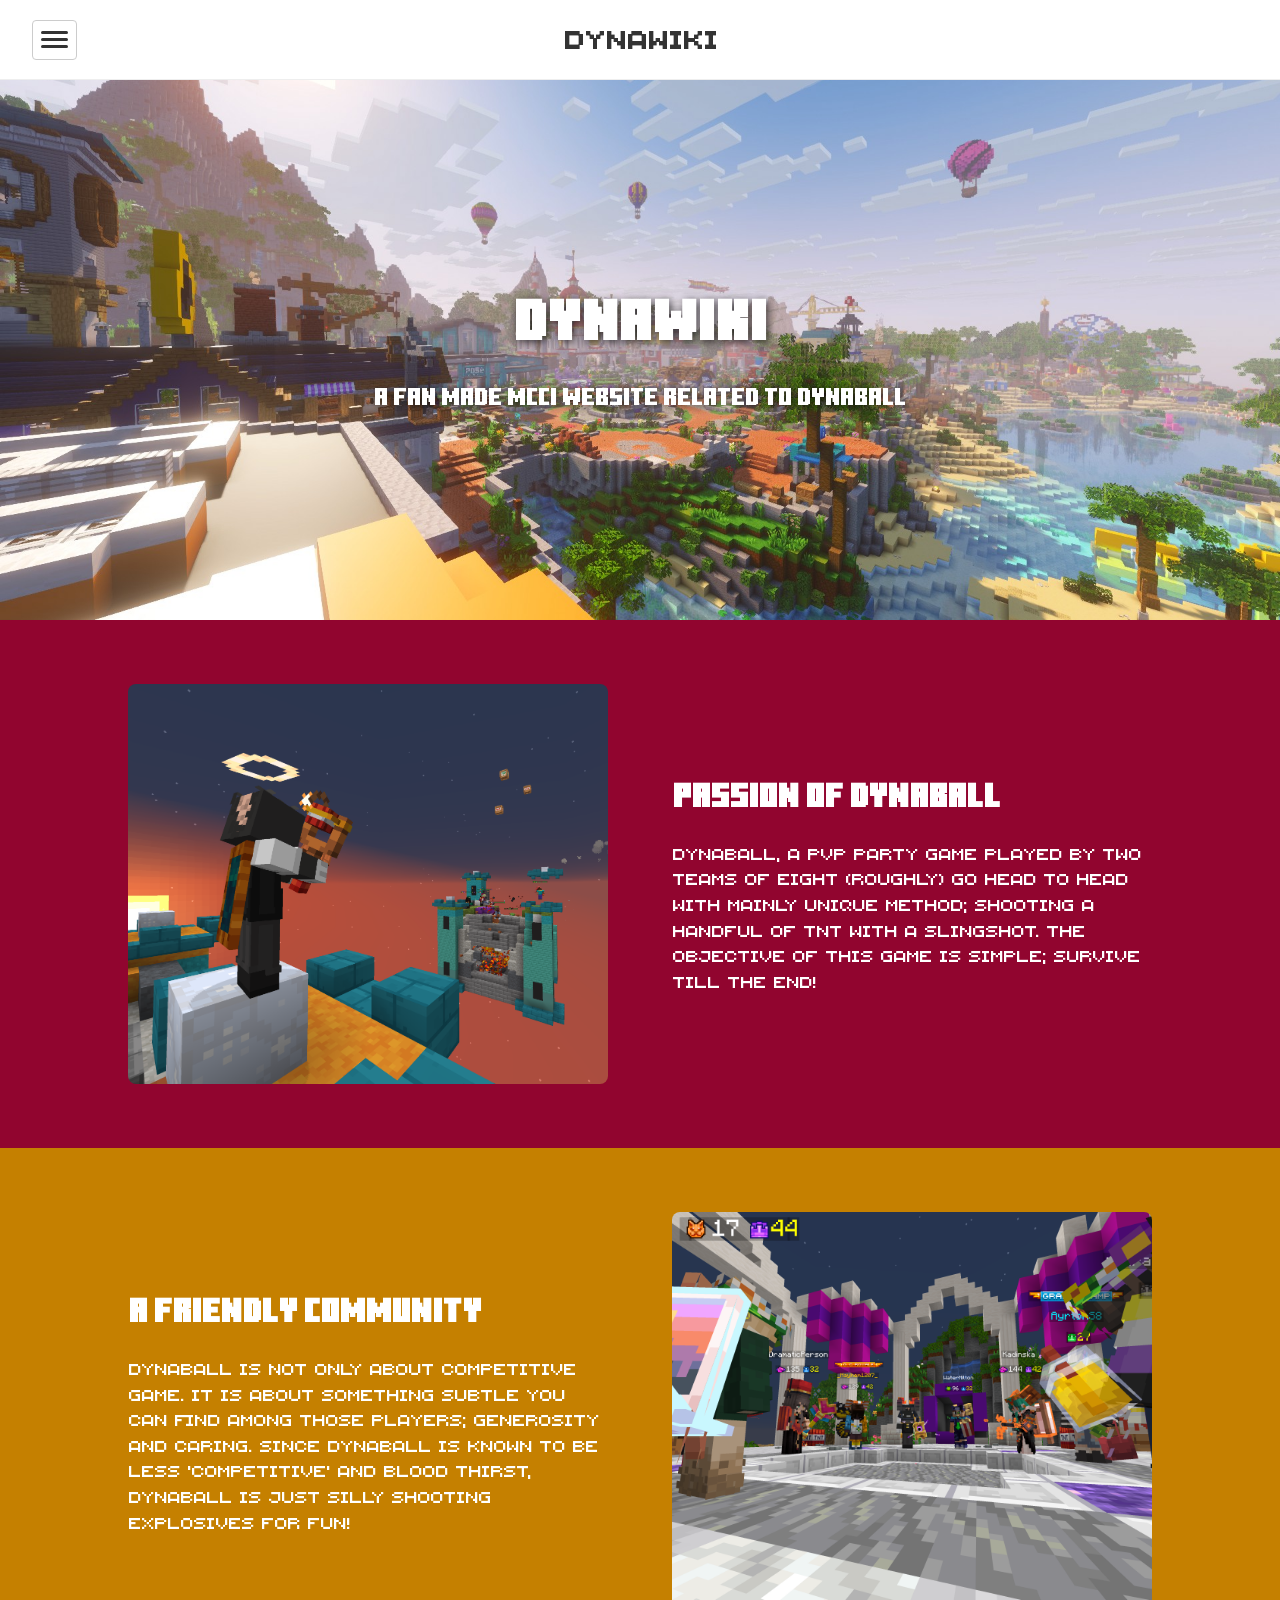
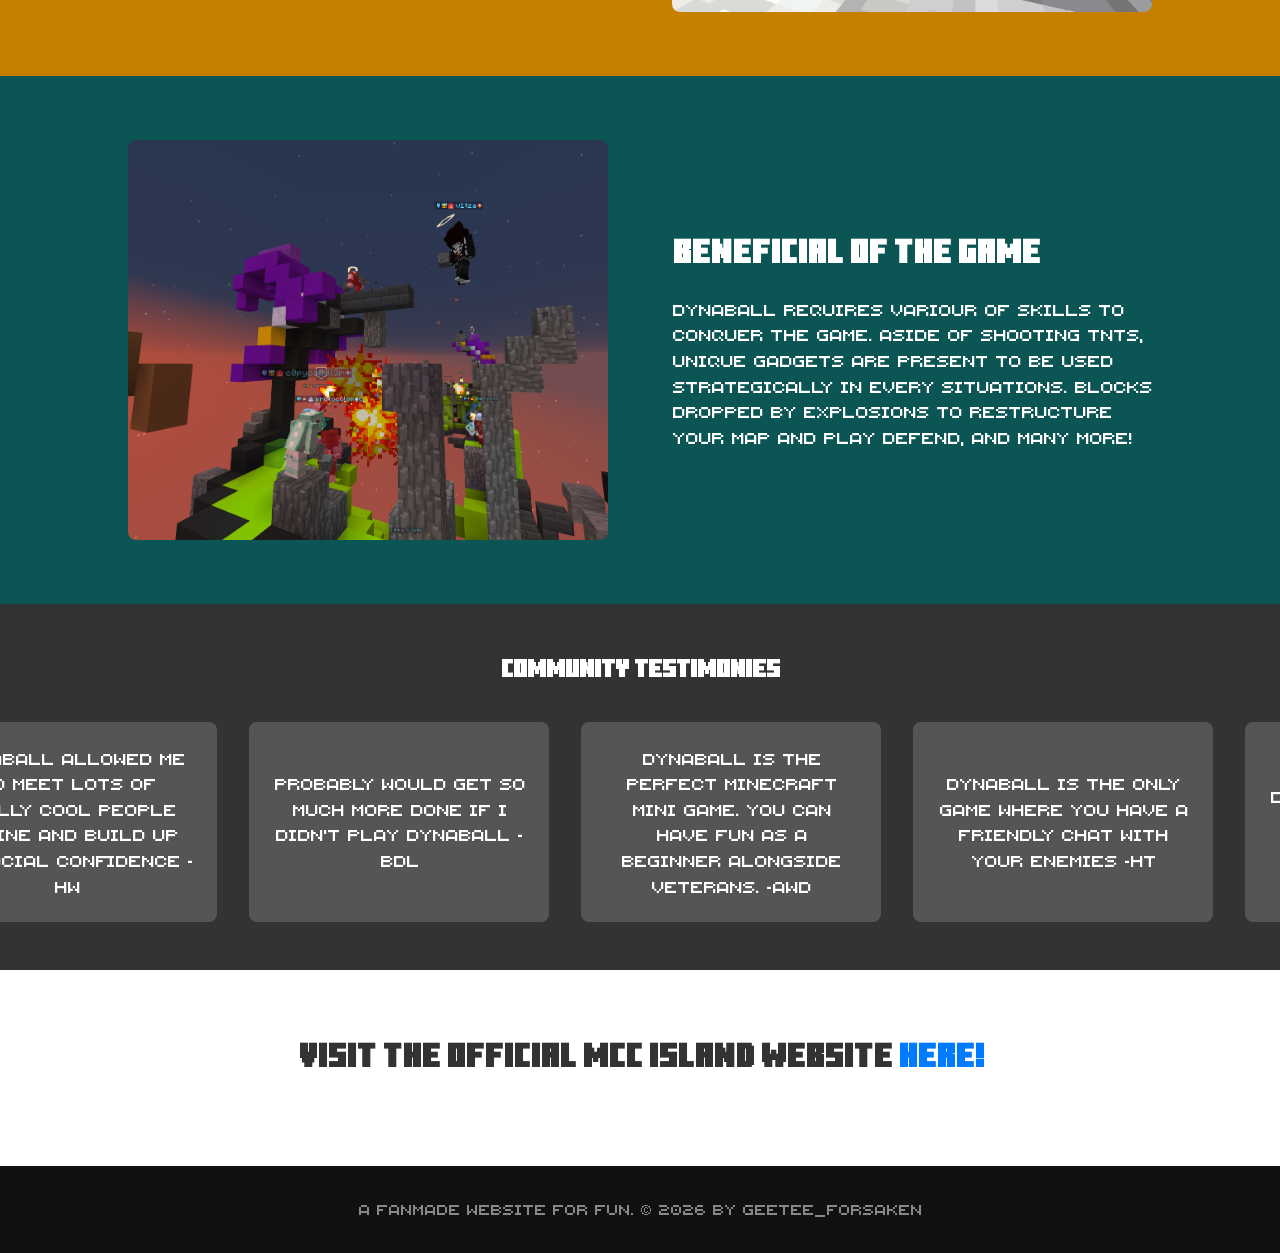
<file: index.html>
<!DOCTYPE html>
<html lang="en">
<head>
    <meta charset="UTF-8">
    <meta name="viewport" content="width=device-width, initial-scale=1.0">
    <title>Dynawiki</title>
    
    <!-- Link to the shared stylesheet -->
    <link rel="stylesheet" href="style.css">
    
    <style>
        /* --- Hero Section --- */
        .hero {
            height: 60vh;
            min-height: 400px;
            /* Added background image property */
            background-image: url("resources/image/home.png");
            background-size: cover;
            background-position: center;
            background-repeat: no-repeat;
            display: flex;
            flex-direction: column;
            justify-content: center;
            align-items: center;
            text-align: center;
            padding: 2rem;
            color: #fff; /* Changed to white so text stays readable over images */
        }

        .hero h1 {
            font-size: 3.5rem;
            margin-bottom: 0.5rem;
        }

        .hero p {
            font-size: 1.5rem;
        }

        .hero h1, .hero p {
            text-shadow: 2px 2px 8px rgba(0, 0, 0, 0.7);
        }

        /* --- Content Sections --- */
        .content-section {
            display: flex;
            align-items: center;
            justify-content: space-between;
            padding: 4rem 10%;
            gap: 4rem;
        }

        .row-reverse { flex-direction: row-reverse; }

        .image-placeholder img {
            flex: 1;
            height: 400px;
            width: 480px;
            background-color: #ddd;
            display: flex;
            justify-content: center;
            align-items: center;
            color: #666;
            border-radius: 8px;
            object-fit: cover;
        }

        .text-content {
            flex: 1;
        }

        .text-content h3 {
            font-size: 2rem;
            margin-bottom: 1rem;
        }

        /* --- Auto-Scrolling Carousel --- */
        .carousel-wrapper {
            background-color: #333;
            color: white;
            padding: 3rem 0;
            overflow: hidden;
            white-space: nowrap;
        }

        .carousel-track {
            display: flex;
            gap: 2rem;
            width: max-content;
            cursor: grab;
            touch-action: pan-y; /* Allows normal vertical page scrolling */
        }

        .carousel-track:active {
            cursor: grabbing;
        }

        .frame {
            width: 300px;
            height: 200px;
            background-color: #555;
            display: flex;
            justify-content: center;
            align-items: center;
            font-size: 1rem;
            border-radius: 8px;
            white-space: normal;
            padding: 1.5rem;
            text-align: center;
            
            /* Added to prevent text highlighting and ghost-image dragging */
            user-select: none; 
            -webkit-user-drag: none; 
        }

        /* --- Responsive Design --- */
        @media (max-width: 768px) {
            .content-section, .row-reverse {
                flex-direction: column;
                text-align: center;
                gap: 2rem;
                padding: 3rem 5%;
            }
            .image-placeholder, .image-placeholder img {
                width: 100%;
                height: auto;
            }
        }
    </style>
</head>
<body>

    <!-- Overlay for blur effect -->
    <div class="page-overlay" id="page-overlay"></div>

    <!-- Navigation bar -->
    <nav class="navbar minecraft-five">
        <button class="hamburger-btn" id="menu-toggle" aria-label="Toggle navigation">
            <span></span>
            <span></span>
            <span></span>
        </button>
        <h2>Dynawiki</h2>
        <div class="spacer"></div>
    </nav>

    <!-- Dropdown Menu items -->
    <div class="dropdown-menu minecraft-five" id="dropdown-menu">
        <a href="index.html">Home</a>
        <a href="community.html">Community</a>
        <a href="statistics.html">Statistics</a>
        <a href="about-us.html">About Us</a>
        <a href="https://mccisland.net" target="_blank">MCC Island</a>
    </div>

    <!-- Hero Section -->
    <header class="hero minecraft-ten">
        <h1>DYNAWIKI</h1>
        <p>A fan made MCCI website related to Dynaball</p>
    </header>

    <!-- Section 1 -->
    <section class="content-section" style="background-color: rgb(145, 5, 47)">
        <div class="image-placeholder"><img src="resources/image/section1.png" alt="Section 1"></div>
        <div class="text-content" style="color: #fff;">
            <h3 class="minecraft-ten">Passion of Dynaball</h3>
            <p class="minecraft-five">Dynaball, a PvP party game played by two teams of eight (roughly) go head to head with mainly unique method; Shooting a handful of TNT with a slingshot. The objective of this game is simple; survive till the end!</p>
        </div>
    </section>

    <!-- Section 2 -->
    <section class="content-section row-reverse" style="background-color: rgb(197, 128, 0);">
        <div class="image-placeholder"><img src="resources/image/section2.png" alt="Section 2"></div>
        <div class="text-content" style="color: #fff;">
            <h3 class="minecraft-ten">A Friendly Community</h3>
            <p class="minecraft-five">Dynaball is not only about competitive game. It is about something subtle you can find among those players; generosity and caring. Since Dynaball is known to be less 'competitive' and blood thirst, Dynaball is just silly shooting explosives for fun!</p>
        </div>
    </section>

    <!-- Section 3 -->
    <section class="content-section" style="background-color: rgb(12, 85, 85)">
        <div class="image-placeholder"><img src="resources/image/section3.png" alt="Section 3"></div>
        <div class="text-content" style="color: #fff;">
            <h3 class="minecraft-ten">Beneficial of the game</h3>
            <p class="minecraft-five">Dynaball requires variour of skills to conquer the game. Aside of shooting TNTs, unique gadgets are present to be used strategically in every situations. Blocks dropped by explosions to restructure your map and play defend, and many more!</p>
        </div>
    </section>

    <!-- Carousel Section -->
    <section class="carousel-wrapper minecraft-five">
        <h2 style="text-align: center; margin-bottom: 2rem; padding: 0 1rem;" class="minecraft-ten">Community Testimonies</h2>
        <div class="carousel-track">
            <div class="frame">Dynaball allowed me to meet lots of really cool people online and build up my social confidence -Hw</div>
            <div class="frame">probably would get so much more done if i didn't play dynaball -bdl</div>
            <div class="frame">Dynaball is the perfect Minecraft mini game. You can have fun as a beginner alongside veterans. -aWD</div>
            <div class="frame">dynaball is the only game where you have a friendly chat with your enemies -ht</div>
            <div class="frame">dynaball is great cuz it's fun to explode your friends -frk</div>
            <div class="frame">I am now a regular MCCI player, and Dynaball is one and only unique game to play with your beloved friends -GT</div>
            <div class="frame">dynaball is a peak game 👍-Tr</div>
            <div class="frame">Balling in dyna = funsies :3 -Spn</div>
            <div class="frame">Dyna was the first mini game to really click with me, it's fun and fair -LM</div>
            <div class="frame">Dynaball players are very easy to talk to and someone always has some advice -CC</div>
            <div class="frame">dynaball is my favorite game it’s what I mostly stream :3 -Hck</div>
            <div class="frame">dynaball is big booms and falling into the endless void and i think thats veryvery neat🙂‍↕️ -rx</div>
            <div class="frame">Dynaball is for me because arson is illegal 😇 -LL</div>
            <div class="frame">dynaball is the bane of my existence /lh -VE</div>
            <div class="frame">it's the game for all fun and games -Mju</div>
            <div class="frame">dynaball is a perfect mix of chaos and strategy -BB</div>
            <div class="frame">Dyna is my fave game on mcci because its a team game you don't have to be crazy good at pvp to have fun! -KJ</div>
            <div class="frame">dynaball is the most unpredictable game ever, from queue to game rng -KM</div>
            <!-- Duplicated set of 5 frames to create a seamless infinite scroll effect -->
            <div class="frame">Dynaball allowed me to meet lots of really cool people online and build up my social confidence -Hw</div>
            <div class="frame">probably would get so much more done if i didn't play dynaball -bdl</div>
            <div class="frame">Dynaball is the perfect Minecraft mini game. You can have fun as a beginner alongside veterans. -aWD</div>
            <div class="frame">dynaball is the only game where you have a friendly chat with your enemies -ht</div>
            <div class="frame">dynaball is great cuz it's fun to explode your friends -frk</div>
            <div class="frame">I am now a regular MCCI player, and Dynaball is one and only unique game to play with your beloved friends -GT</div>
            <div class="frame">dynaball is a peak game 👍-Tr</div>
            <div class="frame">Balling in dyna = funsies :3 -Spn</div>
            <div class="frame">Dyna was the first mini game to really click with me, it's fun and fair -LM</div>
            <div class="frame">Dynaball players are very easy to talk to and someone always has some advice -CC</div>
            <div class="frame">dynaball is my favorite game it’s what I mostly stream :3 -Hck</div>
            <div class="frame">dynaball is big booms and falling into the endless void and i think thats veryvery neat🙂‍↕️ -rx</div>
            <div class="frame">Dynaball is for me because arson is illegal 😇 -LL</div>
            <div class="frame">dynaball is the bane of my existence /lh -VE</div>
            <div class="frame">it's the game for all fun and games -Mju</div>
            <div class="frame">dynaball is a perfect mix of chaos and strategy -BB</div>
            <div class="frame">Dyna is my fave game on mcci because its a team game you don't have to be crazy good at pvp to have fun! -KJ</div>
            <div class="frame">dynaball is the most unpredictable game ever, from queue to game rng -KM</div>
        </div>
    </section>

    <!-- Final Link Section -->
    <section class="content-section bg-white minecraft-ten">
        <div class="text-content" style="text-align: center;">
            <h3>Visit the official MCC Island website <a href="https://mccisland.net" target="_blank" style="color: #007bff; text-decoration: none;">here!</a></h3>
        </div>
    </section>

    <!-- Footer -->
    <footer class="footer minecraft-five">
        <p>A fanmade website for fun. &copy; 2026 by GeeTee_forSaken</p>
    </footer>

    <!-- ========================================== -->
    <!-- SCRIPTS                                    -->
    <!-- ========================================== -->

    <!-- Script 1: Navigation Dropdown -->
    <script>
        const menuToggle = document.getElementById('menu-toggle');
        const dropdownMenu = document.getElementById('dropdown-menu');
        const pageOverlay = document.getElementById('page-overlay');

        function toggleMenu() {
            dropdownMenu.classList.toggle('active');
            pageOverlay.classList.toggle('active');
        }

        menuToggle.addEventListener('click', toggleMenu);
        pageOverlay.addEventListener('click', toggleMenu);
    </script>

    <!-- Script 2: Drag-to-Scroll Carousel -->
    <script>
        const track = document.querySelector('.carousel-track');
        const frames = Array.from(track.children);
        
        let isDragging = false;
        let startX = 0;
        let currentTranslate = 0;
        let prevTranslate = 0;
        
        let velocity = 0;
        let lastTime = 0;
        let lastX = 0;
        
        let animationID;
        let isAutoScrolling = true;
        let resumeTimeout = null;
        let autoScrollSpeed = -1; // Standard auto-scroll speed (pixels per frame)
        let loopWidth = 0;

        function initCarousel() {
            // Find the exact width of the first set of items to know where to loop seamlessly
            const halfCount = Math.floor(frames.length / 2);
            if (frames.length > 1) {
                // Distance from start of frame 1 to start of the first duplicated frame
                loopWidth = frames[halfCount].offsetLeft - frames[0].offsetLeft;
            }
            requestAnimationFrame(renderCarousel);
        }

        function getPositionX(event) {
            return event.type.includes('mouse') ? event.pageX : event.touches[0].clientX;
        }

        function handleDragStart(event) {
            isDragging = true;
            isAutoScrolling = false;
            if (resumeTimeout) clearTimeout(resumeTimeout);
            
            startX = getPositionX(event);
            prevTranslate = currentTranslate;
            lastX = startX;
            lastTime = performance.now();
            velocity = 0;
        }

        function handleDragMove(event) {
            if (!isDragging) return;
            
            const currentX = getPositionX(event);
            const delta = currentX - startX;
            currentTranslate = prevTranslate + delta;

            // Calculate velocity for inertia (px per frame roughly)
            const now = performance.now();
            const timeDelta = now - lastTime;
            if (timeDelta > 0) {
                velocity = ((currentX - lastX) / timeDelta) * 16.67; 
            }
            
            lastX = currentX;
            lastTime = now;
        }

        function handleDragEnd() {
            isDragging = false;
            
            // Wait 3 seconds before resuming auto-scroll
            resumeTimeout = setTimeout(() => {
                isAutoScrolling = true;
            }, 3000); 
        }

        // Mouse Events
        track.addEventListener('mousedown', handleDragStart);
        window.addEventListener('mousemove', handleDragMove);
        window.addEventListener('mouseup', handleDragEnd);
        
        // Touch Events
        track.addEventListener('touchstart', handleDragStart, { passive: true });
        window.addEventListener('touchmove', handleDragMove, { passive: true });
        window.addEventListener('touchend', handleDragEnd);

        // Main Animation Loop
        function renderCarousel() {
            if (!isDragging) {
                if (isAutoScrolling) {
                    // Smoothly transition from inertia back to constant auto-scroll
                    if (Math.abs(velocity) > Math.abs(autoScrollSpeed) && velocity < 0) {
                        currentTranslate += velocity;
                        velocity *= 0.95;
                    } else {
                        currentTranslate += autoScrollSpeed;
                        velocity = 0;
                    }
                } else {
                    // Apply momentum friction when dragging stops
                    currentTranslate += velocity;
                    velocity *= 0.95; // Friction multiplier
                    if (Math.abs(velocity) < 0.1) velocity = 0;
                }
            }

            // Infinite loop check
            if (loopWidth > 0) {
                // If we scrolled past the first set, jump back exactly one set-width
                while (currentTranslate <= -loopWidth) {
                    currentTranslate += loopWidth;
                }
                // If we dragged too far to the left (past 0), jump forward exactly one set-width
                while (currentTranslate > 0) {
                    currentTranslate -= loopWidth;
                }
            }

            track.style.transform = `translate3d(${currentTranslate}px, 0, 0)`;
            animationID = requestAnimationFrame(renderCarousel);
        }

        // Initialize on load and recalculate loop width on resize
        window.addEventListener('load', initCarousel);
        window.addEventListener('resize', () => {
            const halfCount = Math.floor(frames.length / 2);
            if (frames.length > 1) {
                loopWidth = frames[halfCount].offsetLeft - frames[0].offsetLeft;
            }
        });
    </script>
</body>
</html>
</file>
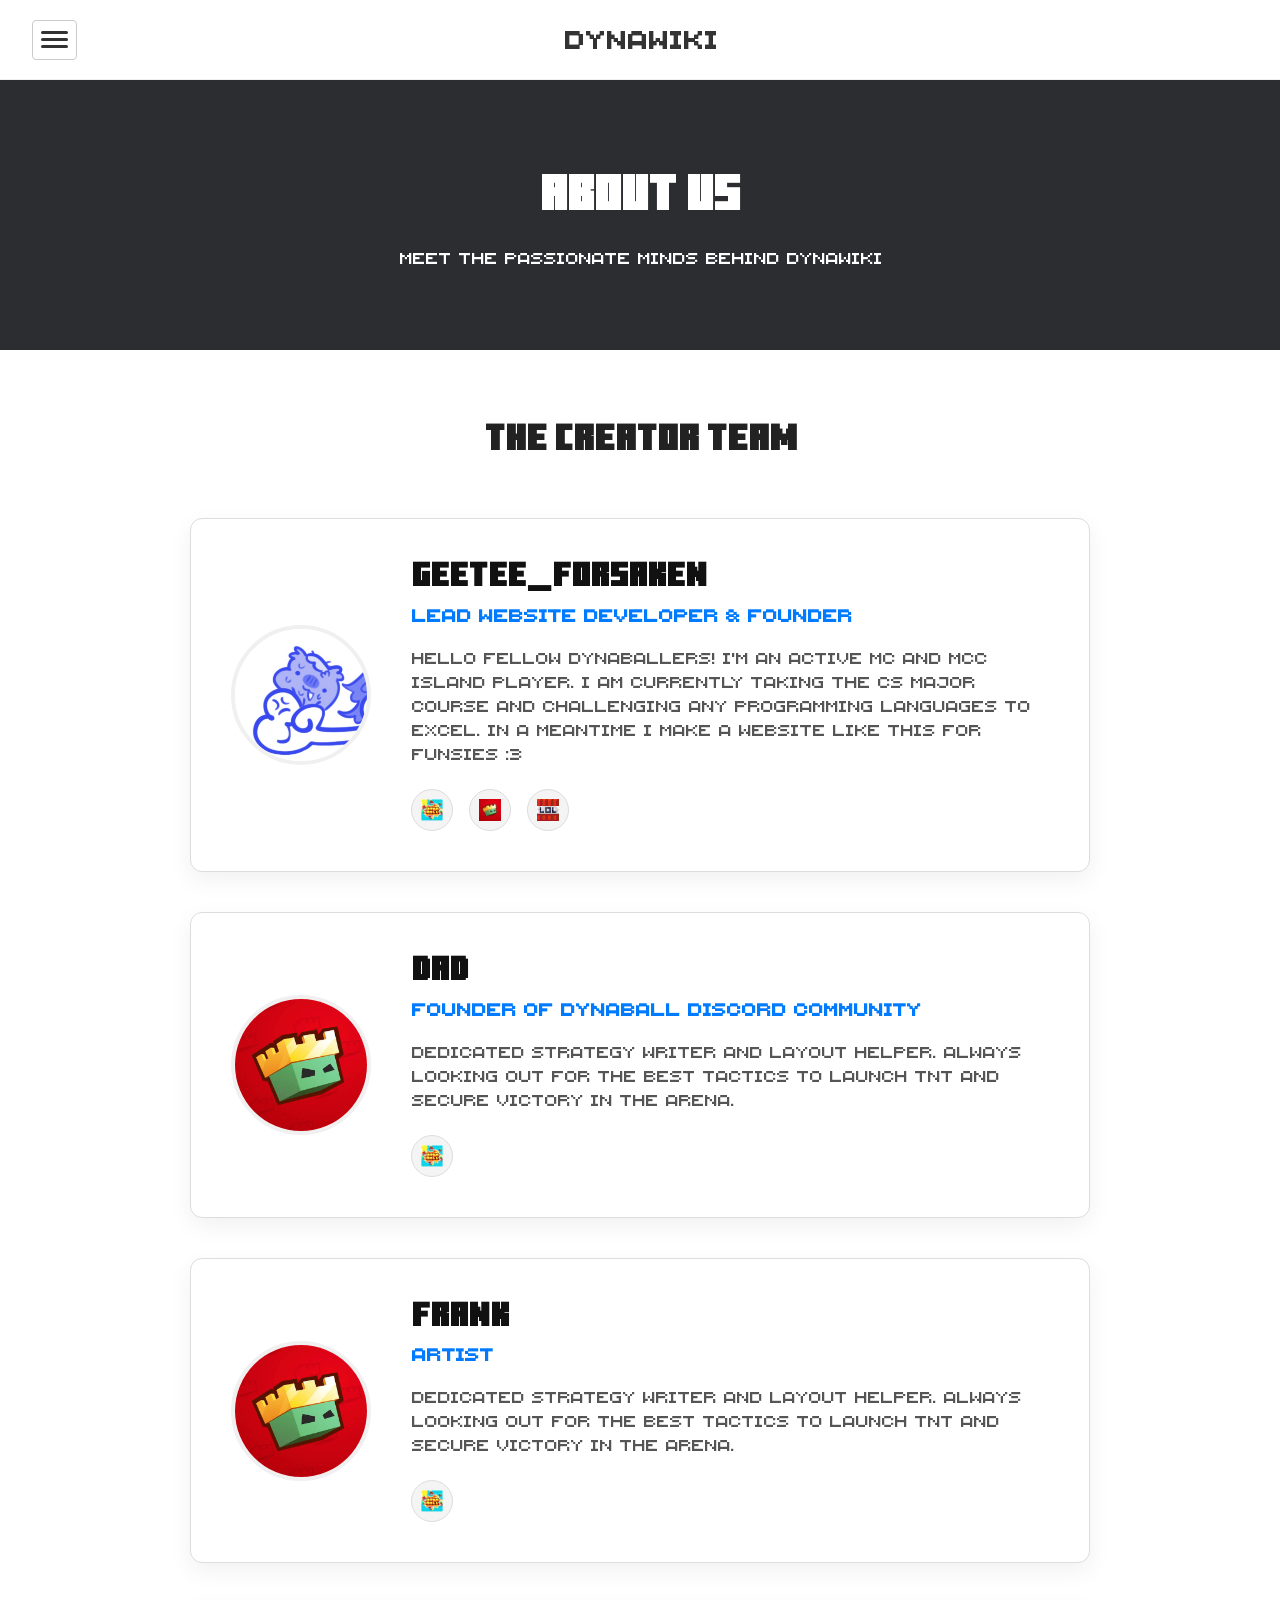
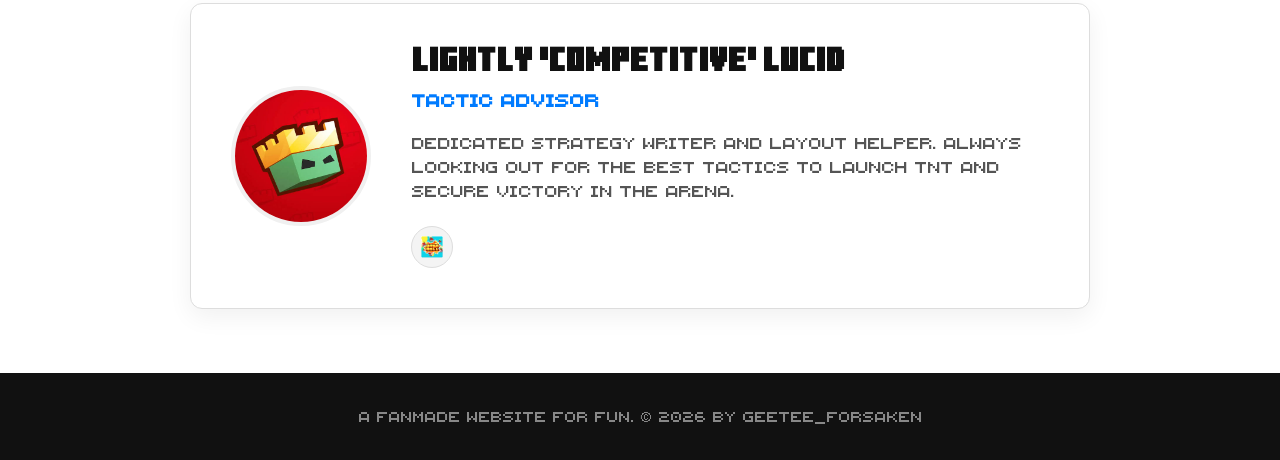
<file: about-us.html>
<!DOCTYPE html>
<html lang="en">
<head>
    <meta charset="UTF-8">
    <meta name="viewport" content="width=device-width, initial-scale=1.0">
    <title>About Us - Dynawiki</title>
    
    <!-- Link to the shared stylesheet -->
    <link rel="stylesheet" href="style.css">
    
    <style>
        /* --- Page Hero Header --- */
        .hero {
            height: 30vh;
            min-height: 200px;
            background-color: #2b2d31;
            display: flex;
            flex-direction: column;
            justify-content: center;
            align-items: center;
            text-align: center;
            padding: 2rem;
            color: #fff;
        }

        .hero h1 {
            font-size: 3rem;
            margin-bottom: 0.5rem;
        }

        /* --- Content Section --- */
        .content-section {
            padding: 4rem 10%;
        }

        .section-title {
            text-align: center;
            font-size: 2.2rem;
            margin-bottom: 3rem;
            color: #222;
        }

        /* --- Creators Grid Layout --- */
        .creators-grid {
            display: flex;
            flex-direction: column;
            gap: 2.5rem;
            max-width: 900px;
            margin: 0 auto;
        }

        /* --- Unique Creator Box Component --- */
        .creator-box {
            background-color: #ffffff;
            border: 1px solid #ddd;
            border-radius: 12px;
            padding: 2.5rem;
            display: flex;
            align-items: center;
            gap: 2.5rem;
            box-shadow: 0 8px 24px rgba(0, 0, 0, 0.06);
            transition: transform 0.2s ease, box-shadow 0.2s ease;
        }

        .creator-box:hover {
            transform: translateY(-3px);
            box-shadow: 0 12px 28px rgba(0, 0, 0, 0.1);
        }

        /* --- Circle Shaped Profile Picture --- */
        .creator-pfp {
            width: 140px;
            height: 140px;
            border-radius: 50%;
            object-fit: cover;
            background-color: #eee;
            border: 4px solid #f0f0f0;
            flex-shrink: 0;
        }

        /* --- Details & Mini Section Container --- */
        .creator-info {
            flex: 1;
            display: flex;
            flex-direction: column;
        }

        .creator-name {
            font-size: 2rem;
            color: #111;
            margin-bottom: 0.2rem;
            line-height: 1.2;
        }

        .creator-role {
            font-size: 1.1rem;
            color: #007bff;
            margin-bottom: 1rem;
            font-weight: bold;
        }

        .creator-biodata {
            font-size: 1rem;
            color: #555;
            line-height: 1.5;
            margin-bottom: 1.5rem;
        }

        /* --- Mini Section: Social Media List --- */
        .social-links-list {
            display: flex;
            list-style: none;
            gap: 1rem;
            padding: 0;
            margin: 0;
            flex-wrap: wrap;
        }

        .social-item {
            display: inline-flex;
        }

        .social-icon-link {
            display: flex;
            align-items: center;
            justify-content: center;
            width: 42px;
            height: 42px;
            border-radius: 50%;
            background-color: #f4f4f4;
            border: 1px solid #ddd;
            transition: background-color 0.2s ease, transform 0.2s ease, border-color 0.2s ease;
        }

        .social-icon-link:hover {
            background-color: #e2e2e2;
            transform: translateY(-2px);
            border-color: #bbb;
        }

        .social-icon {
            width: 22px;
            height: 22px;
            object-fit: contain;
        }

        /* --- Responsive Design --- */
        @media (max-width: 768px) {
            .content-section {
                padding: 3rem 5%;
            }
            .creator-box {
                flex-direction: column;
                text-align: center;
                padding: 2rem 1.5rem;
                gap: 1.5rem;
            }
            .creator-info {
                align-items: center;
            }
            .social-links-list {
                justify-content: center;
            }
        }
    </style>
</head>
<body>

    <!-- Overlay for blur effect -->
    <div class="page-overlay" id="page-overlay"></div>

    <!-- Navigation Bar -->
    <nav class="navbar minecraft-five">
        <button class="hamburger-btn" id="menu-toggle" aria-label="Toggle navigation">
            <span></span>
            <span></span>
            <span></span>
        </button>
        <h2>Dynawiki</h2>
        <div class="spacer"></div>
    </nav>

    <!-- Dropdown Menu -->
    <div class="dropdown-menu minecraft-five" id="dropdown-menu">
        <a href="index.html">Home</a>
        <a href="community.html">Community</a>
        <a href="statistics.html">Statistics</a>
        <a href="about-us.html">About Us</a>
        <a href="https://mccisland.net" target="_blank">MCC Island</a>
    </div>

    <!-- Header Section -->
    <header class="hero minecraft-ten">
        <h1>About Us</h1>
        <p class="minecraft-five">Meet the passionate minds behind Dynawiki</p>
    </header>

    <!-- Content Section: Creators Grid -->
    <section class="content-section bg-white minecraft-ten">
        <h2 class="section-title">The Creator Team</h2>
        
        <div class="creators-grid">

            <!-- ========================================================== -->
            <!--   COPY & PASTE THE BLOCK BELOW TO ADD MORE CREATORS         -->
            <!-- ========================================================== -->
            
            <!-- CREATOR BOX START -->
            <div class="creator-box">
                <!-- Left: Circle Shaped PFP -->
                <img src="resources/image/pfp/geetee-forsaken.png" alt="GeeTee_forSaken PFP" class="creator-pfp">
                
                <!-- Right: Information & Socials -->
                <div class="creator-info">
                    <h1 class="creator-name minecraft-ten">GeeTee_forSaken</h1>
                    <h4 class="creator-role minecraft-five">Lead Website Developer & Founder</h4>
                    <p class="creator-biodata minecraft-five">Hello fellow Dynaballers! I'm an active MC and MCC Island player. I am currently taking the CS Major course and challenging any programming languages to excel. In a meantime i make a website like this for funsies :3</p>
                    
                    <!-- Mini Section: Social Media List with Circled Icons -->
                    <ul class="social-links-list">
                        <li class="social-item">
                            <a href="https://discord.gg/Gg2QyQRu3Q" target="_blank" class="social-icon-link" aria-label="Discord">
                                <img src="resources/image/discord-icon1.png" alt="Discord" class="social-icon">
                            </a>
                        </li>
                        <li class="social-item">
                            <a href="https://twitter.com" target="_blank" class="social-icon-link" aria-label="Twitter">
                                <img src="resources/image/discord-icon2.png" alt="Twitter" class="social-icon">
                            </a>
                        </li>
                        <li class="social-item">
                            <a href="https://github.com" target="_blank" class="social-icon-link" aria-label="GitHub">
                                <img src="resources/image/tnt.png" alt="GitHub" class="social-icon">
                            </a>
                        </li>
                    </ul>
                </div>
            </div>
            <!-- CREATOR BOX END -->

            <!-- CREATOR BOX START (Duplicate example to show flexibility) -->
            <div class="creator-box">
                <!-- Left: Circle Shaped PFP -->
                <img src="resources/image/discord-icon2.png" alt="CoCreator PFP" class="creator-pfp">
                
                <!-- Right: Information & Socials -->
                <div class="creator-info">
                    <h1 class="creator-name minecraft-ten">Dad</h1>
                    <h4 class="creator-role minecraft-five">Founder of Dynaball Discord Community</h4>
                    <p class="creator-biodata minecraft-five">Dedicated strategy writer and layout helper. Always looking out for the best tactics to launch TNT and secure victory in the arena.</p>
                    
                    <!-- Mini Section: Social Media List with Circled Icons -->
                    <ul class="social-links-list">
                        <li class="social-item">
                            <a href="https://discord.gg" target="_blank" class="social-icon-link" aria-label="Discord">
                                <img src="resources/image/discord-icon1.png" alt="Discord" class="social-icon">
                            </a>
                        </li>
                    </ul>
                </div>
            </div>
            <!-- CREATOR BOX END -->

            <!-- CREATOR BOX START (Duplicate example to show flexibility) -->
            <div class="creator-box">
                <!-- Left: Circle Shaped PFP -->
                <img src="resources/image/discord-icon2.png" alt="CoCreator PFP" class="creator-pfp">
                
                <!-- Right: Information & Socials -->
                <div class="creator-info">
                    <h1 class="creator-name minecraft-ten">Frank</h1>
                    <h4 class="creator-role minecraft-five">Artist</h4>
                    <p class="creator-biodata minecraft-five">Dedicated strategy writer and layout helper. Always looking out for the best tactics to launch TNT and secure victory in the arena.</p>
                    
                    <!-- Mini Section: Social Media List with Circled Icons -->
                    <ul class="social-links-list">
                        <li class="social-item">
                            <a href="https://discord.gg" target="_blank" class="social-icon-link" aria-label="Discord">
                                <img src="resources/image/discord-icon1.png" alt="Discord" class="social-icon">
                            </a>
                        </li>
                    </ul>
                </div>
            </div>
            <!-- CREATOR BOX END -->
            
            <!-- CREATOR BOX START (Duplicate example to show flexibility) -->
            <div class="creator-box">
                <!-- Left: Circle Shaped PFP -->
                <img src="resources/image/discord-icon2.png" alt="CoCreator PFP" class="creator-pfp">
                
                <!-- Right: Information & Socials -->
                <div class="creator-info">
                    <h1 class="creator-name minecraft-ten">Lightly 'Competitive' Lucid</h1>
                    <h4 class="creator-role minecraft-five">Tactic Advisor</h4>
                    <p class="creator-biodata minecraft-five">Dedicated strategy writer and layout helper. Always looking out for the best tactics to launch TNT and secure victory in the arena.</p>
                    
                    <!-- Mini Section: Social Media List with Circled Icons -->
                    <ul class="social-links-list">
                        <li class="social-item">
                            <a href="https://discord.gg" target="_blank" class="social-icon-link" aria-label="Discord">
                                <img src="resources/image/discord-icon1.png" alt="Discord" class="social-icon">
                            </a>
                        </li>
                    </ul>
                </div>
            </div>
            <!-- CREATOR BOX END -->

        </div>
    </section>

    <!-- Footer -->
    <footer class="footer minecraft-five">
        <p>A fanmade website for fun. &copy; 2026 by GeeTee_forSaken</p>
    </footer>

    <!-- Dropdown Script -->
    <script>
        const menuToggle = document.getElementById('menu-toggle');
        const dropdownMenu = document.getElementById('dropdown-menu');
        const pageOverlay = document.getElementById('page-overlay');

        function toggleMenu() {
            dropdownMenu.classList.toggle('active');
            pageOverlay.classList.toggle('active');
        }

        menuToggle.addEventListener('click', toggleMenu);
        pageOverlay.addEventListener('click', toggleMenu);
    </script>
</body>
</html>
</file>
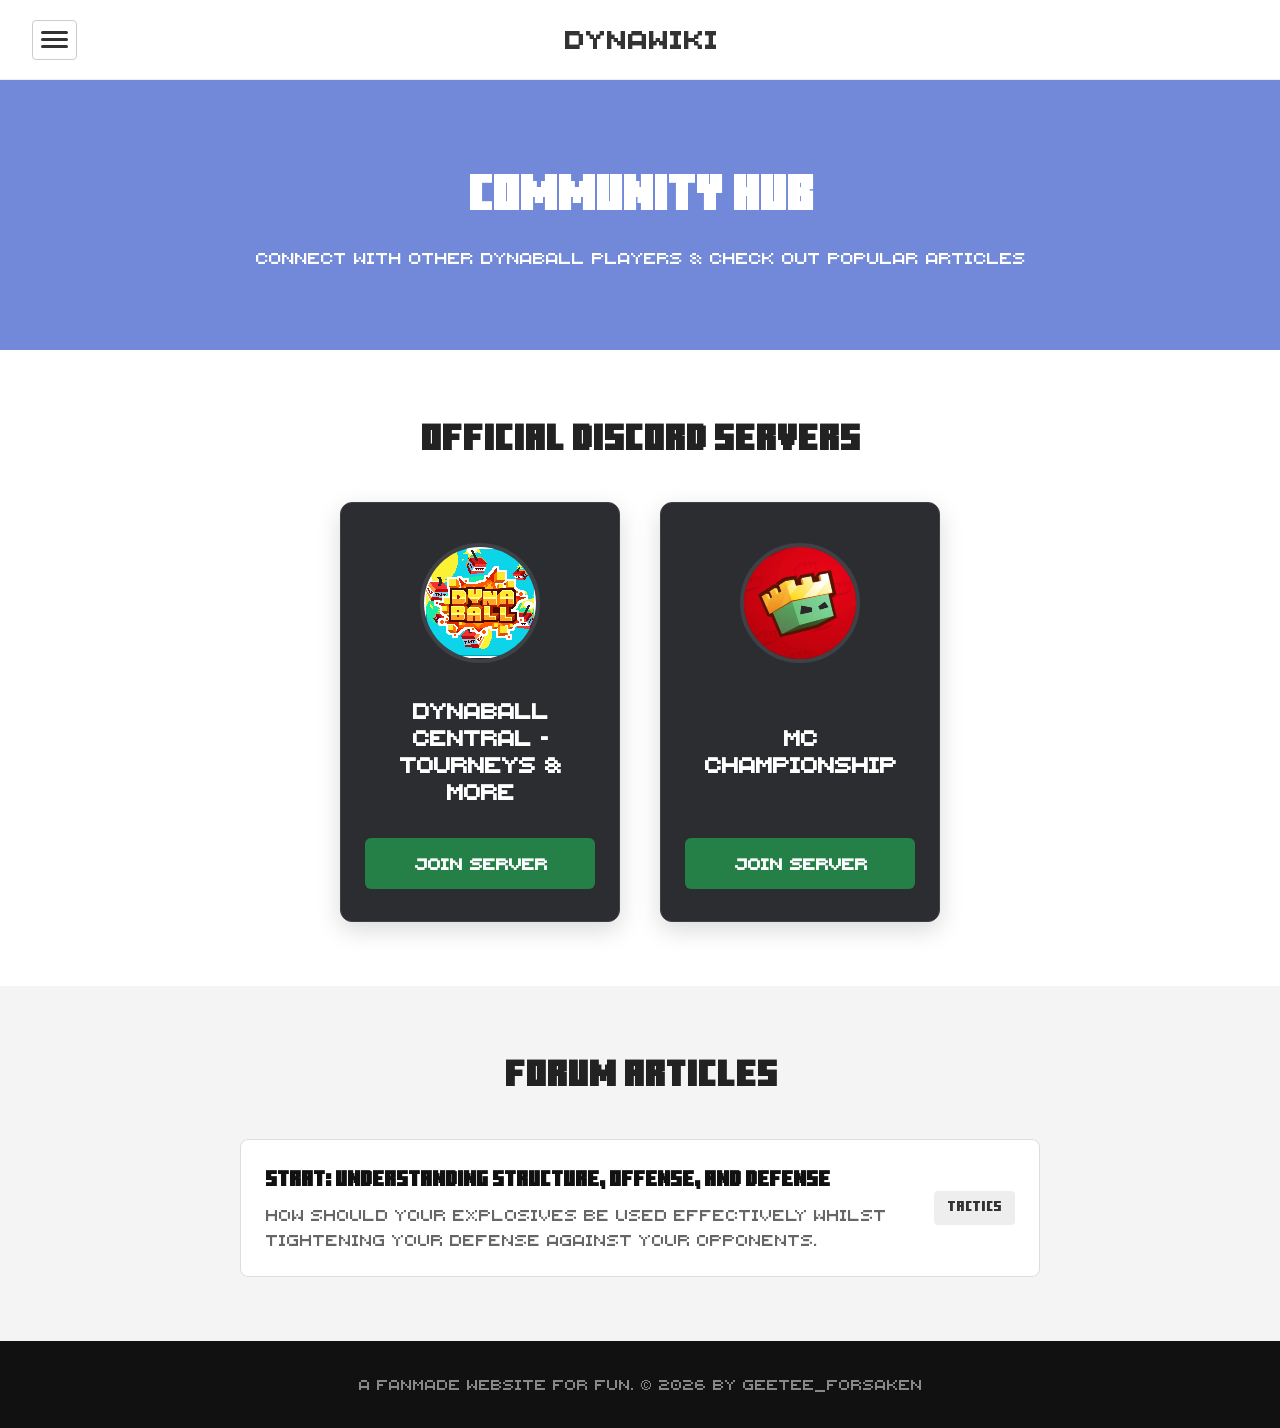
<file: community.html>
<!DOCTYPE html>
<html lang="en">
<head>
    <meta charset="UTF-8">
    <meta name="viewport" content="width=device-width, initial-scale=1.0">
    <title>Community - Dynawiki</title>

    <link rel="stylesheet" href="style.css">

    <style>
        /* --- Fonts --- */
        @font-face {
            font-family: 'minecraft-ten';
            src: url('resources/font/minecraft-ten/MinecraftTen.woff') format('woff'),
                 url('resources/font/minecraft-ten/MinecraftTen.woff2') format('woff2');
            font-weight: normal;
            font-style: normal;
            font-display: swap;
        }

        @font-face {
            font-family: 'minecraft-five';
            src: url('resources/font/minecraft-five/MinecraftFive.woff') format('woff'),
                 url('resources/font/minecraft-five/MinecraftFive.woff2') format('woff2');
            font-weight: normal;
            font-style: normal;
            font-display: swap;
        }

        /* --- CSS Reset & Base Styles --- */
        * {
            margin: 0;
            padding: 0;
            box-sizing: border-box;
        }

        body {
            line-height: 1.6;
            color: #333;
            font-family: system-ui, -apple-system, sans-serif;
            background-color: #f4f4f4;
        }

        .minecraft-ten { font-family: 'minecraft-ten', system-ui, sans-serif; }
        .minecraft-five { font-family: 'minecraft-five', system-ui, sans-serif; }

        .hamburger-btn {
            display: flex;
            flex-direction: column;
            justify-content: space-around;
            width: 45px;
            height: 40px;
            background: transparent;
            border: 1px solid #ccc;
            border-radius: 4px;
            cursor: pointer;
            padding: 8px;
            z-index: 102;
        }

        .hamburger-btn span {
            width: 100%;
            height: 3px;
            background-color: #333;
            border-radius: 2px;
            transition: all 0.3s linear;
        }

        .hamburger-btn:hover {
            background-color: #f4f4f4;
        }

        .navbar h2 {
            font-size: 1.5rem;
            font-weight: bold;
        }

        .spacer {
            width: 45px;
        }

        /* --- Dropdown Menu --- */
        .dropdown-menu {
            position: fixed;
            top: 70px;
            left: 2rem;
            background-color: #fff;
            border-radius: 8px;
            box-shadow: 0 4px 12px rgba(0,0,0,0.15);
            width: 220px;
            display: flex;
            flex-direction: column;
            z-index: 101;
            opacity: 0;
            transform: translateY(-10px);
            visibility: hidden;
            transition: all 0.3s ease;
        }

        .dropdown-menu.active {
            opacity: 1;
            transform: translateY(0);
            visibility: visible;
        }

        .dropdown-menu a {
            padding: 1rem;
            text-decoration: none;
            color: #333;
            border-bottom: 1px solid #eee;
            font-size: 1rem;
        }

        .dropdown-menu a:last-child {
            border-bottom: none;
        }

        .dropdown-menu a:hover {
            background-color: #f4f4f4;
        }

        /* --- Blur Overlay --- */
        .page-overlay {
            position: fixed;
            top: 0;
            left: 0;
            width: 100%;
            height: 100%;
            background-color: rgba(0, 0, 0, 0.6);
            backdrop-filter: blur(6px);
            z-index: 90;
            opacity: 0;
            visibility: hidden;
            transition: opacity 0.3s ease, visibility 0.3s ease;
        }

        .page-overlay.active {
            opacity: 1;
            visibility: visible;
        }

        /* --- Page Hero Header --- */
        .hero {
            height: 30vh;
            min-height: 200px;
            background-color: #7289da;
            display: flex;
            flex-direction: column;
            justify-content: center;
            align-items: center;
            text-align: center;
            padding: 2rem;
            color: #fff;
        }

        .hero h1 {
            font-size: 3rem;
            margin-bottom: 0.5rem;
        }

        /* --- Section Shared Styling --- */
        .content-section {
            padding: 4rem 10%;
        }

        .bg-white { background-color: #ffffff; }
        .bg-gray { background-color: #f4f4f4; }

        .section-title {
            text-align: center;
            font-size: 2.2rem;
            margin-bottom: 2rem;
            color: #222;
        }

        /* --- Vertical Discord Cards --- */
        .discord-grid {
            display: flex;
            justify-content: center;
            align-items: center;
            gap: 2.5rem;
            flex-wrap: wrap;
        }

        .discord-vertical-card {
            background-color: #2b2d31;
            border-radius: 12px;
            width: 280px;
            height: 420px;
            padding: 2.5rem 1.5rem 2rem 1.5rem;
            display: flex;
            flex-direction: column;
            align-items: center;
            justify-content: space-between;
            text-align: center;
            box-shadow: 0 8px 24px rgba(0, 0, 0, 0.15);
            border: 1px solid #3f4147;
            transition: transform 0.2s ease, box-shadow 0.2s ease;
        }

        .discord-vertical-card:hover {
            transform: translateY(-4px);
            box-shadow: 0 12px 28px rgba(0, 0, 0, 0.25);
        }

        .discord-avatar-circle {
            width: 120px;
            height: 120px;
            border-radius: 50%;
            object-fit: cover;
            background-color: #1e1f22;
            border: 4px solid #3f4147;
        }

        .discord-server-name {
            font-size: 1.3rem;
            color: #ffffff;
            word-break: break-word;
            margin: 1rem 0;
            line-height: 1.3;
        }

        .discord-join-btn {
            display: inline-block;
            width: 100%;
            padding: 0.8rem 0;
            background-color: #248046;
            color: #ffffff !important;
            text-decoration: none;
            border-radius: 6px;
            font-size: 1rem;
            font-weight: bold;
            transition: background-color 0.2s ease;
        }

        .discord-join-btn:hover {
            background-color: #1a6334;
        }

        /* --- Section 2: Articles List Layout --- */
        .articles-list {
            max-width: 800px;
            margin: 0 auto;
            display: flex;
            flex-direction: column;
            gap: 1.2rem;
        }

        .article-card {
            background-color: #ffffff;
            border: 1px solid #ddd;
            border-radius: 8px;
            padding: 1.5rem;
            text-decoration: none;
            color: #333;
            display: flex;
            justify-content: space-between;
            align-items: center;
            transition: transform 0.2s ease, box-shadow 0.2s ease;
        }

        .article-card:hover {
            transform: translateY(-3px);
            box-shadow: 0 6px 15px rgba(0,0,0,0.08);
            border-color: #bbb;
        }

        .article-details h3 {
            font-size: 1.3rem;
            margin-bottom: 0.4rem;
            color: #111;
        }

        .article-details p {
            font-size: 0.95rem;
            color: #666;
        }

        .article-tag {
            background-color: #eeeeee;
            padding: 0.4rem 0.8rem;
            border-radius: 4px;
            font-size: 0.85rem;
            white-space: nowrap;
            margin-left: 1rem;
        }

        /* --- Footer --- */
        .footer {
            background-color: #111;
            color: #888;
            text-align: center;
            padding: 2rem 1rem;
            font-size: 0.9rem;
        }

        /* --- Responsive Design --- */
        @media (max-width: 768px) {
            .content-section {
                padding: 3rem 5%;
            }
            .article-card {
                flex-direction: column;
                align-items: flex-start;
                gap: 1rem;
            }
            .article-tag {
                margin-left: 0;
            }
        }
    </style>
</head>
<body>

    <!-- Overlay for blur effect -->
    <div class="page-overlay" id="page-overlay"></div>

    <!-- Navigation Bar -->
    <nav class="navbar minecraft-five">
        <button class="hamburger-btn" id="menu-toggle" aria-label="Toggle navigation">
            <span></span>
            <span></span>
            <span></span>
        </button>
        <h2>Dynawiki</h2>
        <div class="spacer"></div>
    </nav>

    <!-- Dropdown Menu -->
    <div class="dropdown-menu minecraft-five" id="dropdown-menu">
        <a href="index.html">Home</a>
        <a href="community.html">Community</a>
        <a href="statistics.html">Statistics</a>
        <a href="about-us.html">About Us</a>
        <a href="https://mccisland.net" target="_blank">MCC Island</a>
    </div>

    <!-- Header Section -->
    <header class="hero minecraft-ten">
        <h1>Community Hub</h1>
        <p class="minecraft-five">Connect with other Dynaball players & check out popular articles</p>
    </header>

    <!-- 1. Section: Discord Related (White Background) -->
    <section class="content-section bg-white minecraft-ten">
        <h2 class="section-title">Official Discord Servers</h2>
        
        <div class="discord-grid minecraft-five">
            
            <!-- DISCORD CARD #1 -->
            <div class="discord-vertical-card">
                <!-- Top: Circled Discord PFP -->
                <img src="resources/image/discord-icon1.png" alt="Server PFP" class="discord-avatar-circle">
                
                <!-- Middle: Server Name -->
                <h3 class="discord-server-name">Dynaball Central - Tourneys & More</h3>
                
                <!-- Bottom: Join Button -->
                <a href="https://discord.gg/Gg2QyQRu3Q" target="_blank" class="discord-join-btn">Join Server</a>
            </div>

            <!-- DISCORD CARD #2 -->
            <div class="discord-vertical-card">
                <!-- Top: Circled Discord PFP -->
                <img src="resources/image/discord-icon2.png" alt="Server PFP" class="discord-avatar-circle">
                
                <!-- Middle: Server Name -->
                <h3 class="discord-server-name">MC Championship</h3>
                
                <!-- Bottom: Join Button -->
                <a href="https://discord.gg/mcc" target="_blank" class="discord-join-btn">Join Server</a>
            </div>

        </div>
    </section>

    <!-- 2. Section: Article Links -->
    <section class="content-section bg-gray minecraft-ten">
        <h2 class="section-title">Forum Articles</h2>
        
        <div class="articles-list">

            <!-- ======================================================== -->
            <!--   COPY & PASTE THE BLOCK BELOW TO ADD A NEW ARTICLE     -->
            <!-- ======================================================== -->
            
            <!-- ARTICLE ITEM START -->
            <!-- <a href="articles/lores.html"  class="article-card">
                <div class="article-details">
                    <h3>Discussion: Dynalore</h3>
                    <p class="minecraft-five">Dynaball community do not only discuss about game itself. There was a story behind it...</p>
                </div>
                <span class="article-tag">Story</span>
            </a> -->
            <!-- ARTICLE ITEM END -->

            <!-- ARTICLE ITEM START -->
            <!--<a href="https://forums.mccisland.net"  class="article-card">
                <div class="article-details">
                    <h3>Content: Community/Creator Highlights Compilations</h3>
                    <p class="minecraft-five">A compilation of interesting and entertaining content related to Dynaball submitted by our community.</p>
                </div>
                <span class="article-tag">Community</span>
            </a> -->
            <!-- ARTICLE ITEM END -->

            <!-- ARTICLE ITEM START -->
            <a href="articles/tips-and-tricks.html"  class="article-card">
                <div class="article-details">
                    <h3>Strat: Understanding Structure, Offense, and Defense</h3>
                    <p class="minecraft-five">How should your explosives be used effectively whilst tightening your defense against your opponents.</p>
                </div>
                <span class="article-tag">Tactics</span>
            </a>
            <!-- ARTICLE ITEM END -->

            <!-- ADD NEW ARTICLES HERE -->

        </div>
    </section>

    <!-- Footer -->
    <footer class="footer minecraft-five">
        <p>A fanmade website for fun. &copy; 2026 by GeeTee_forSaken</p>
    </footer>

    <!-- Dropdown Script -->
    <script>
        const menuToggle = document.getElementById('menu-toggle');
        const dropdownMenu = document.getElementById('dropdown-menu');
        const pageOverlay = document.getElementById('page-overlay');

        function toggleMenu() {
            dropdownMenu.classList.toggle('active');
            pageOverlay.classList.toggle('active');
        }

        menuToggle.addEventListener('click', toggleMenu);
        pageOverlay.addEventListener('click', toggleMenu);
    </script>
</body>
</html>
</file>
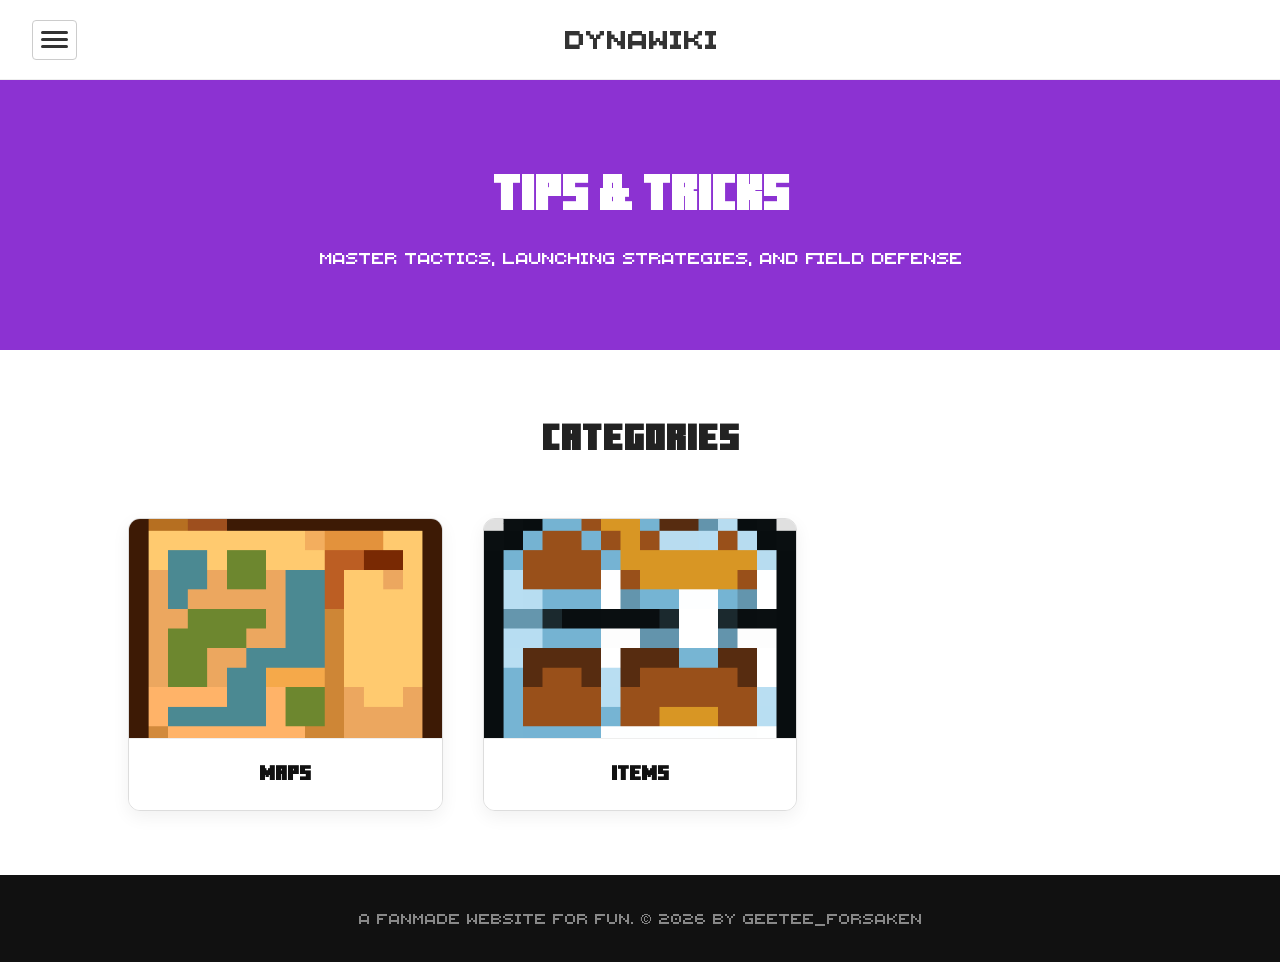
<file: articles/tips-and-tricks.html>
<!DOCTYPE html>
<html lang="en">
<head>
    <meta charset="UTF-8">
    <meta name="viewport" content="width=device-width, initial-scale=1.0">
    <title>Tips & Tricks - Dynawiki</title>
    
    <!-- Updated path to match your root directory -->
    <link rel="stylesheet" href="../style.css">
    
    <style>
        /* --- Box Sizing Reset --- */
        *, *::before, *::after {
            box-sizing: border-box;
        }

        /* --- Hero Header Section --- */
        .hero {
            height: 30vh;
            min-height: 200px;
            background-color: #8c32d2;
            display: flex;
            flex-direction: column;
            justify-content: center;
            align-items: center;
            text-align: center;
            padding: 2rem;
            color: #fff;
        }

        .hero h1 {
            font-size: 3rem;
            margin-bottom: 0.5rem;
        }

        /* --- Content Section --- */
        .content-section {
            padding: 4rem 10%;
        }

        .section-title {
            text-align: center;
            font-size: 2.2rem;
            margin-bottom: 3rem;
            color: #222;
        }

        /* --- Grid Layout --- */
        .tips-grid {
            display: grid;
            grid-template-columns: repeat(3, 1fr);
            gap: 2.5rem;
            max-width: 1200px;
            margin: 0 auto;
        }

        /* --- Clickable Navigation Cards --- */
        .tip-card {
            background-color: #ffffff;
            border: 1px solid #ddd;
            border-radius: 12px;
            overflow: hidden;
            box-shadow: 0 6px 18px rgba(0,0,0,0.06);
            cursor: pointer;
            transition: transform 0.2s ease, box-shadow 0.2s ease;
            display: flex;
            flex-direction: column;
            text-decoration: none; /* Removes underline from links */
            color: inherit; /* Keeps text color normal */
        }

        .tip-card:hover {
            transform: translateY(-5px);
            box-shadow: 0 10px 25px rgba(0,0,0,0.15);
        }

        .tip-card-img {
            width: 100%;
            height: 220px;
            object-fit: cover;
            background-color: #e0e0e0;
            border-bottom: 1px solid #eee;
        }

        .tip-card-title {
            padding: 1.2rem 1rem;
            text-align: center;
            font-size: 1.25rem;
            color: #111;
            margin: 0;
            background-color: #fff;
        }

        /* --- Responsive Layout --- */
        @media (max-width: 992px) {
            .tips-grid { grid-template-columns: repeat(2, 1fr); }
        }

        @media (max-width: 768px) {
            .tips-grid { grid-template-columns: 1fr; }
        }
    </style>
</head>
<body>

    <div class="page-overlay" id="page-overlay"></div>

    <!-- Navigation -->
    <nav class="navbar minecraft-five">
        <button class="hamburger-btn" id="menu-toggle" aria-label="Toggle navigation">
            <span></span><span></span><span></span>
        </button>
        <h2>Dynawiki</h2>
        <div class="spacer"></div>
    </nav>

    <div class="dropdown-menu minecraft-five" id="dropdown-menu">
        <a href="../index.html">Home</a>
        <a href="../community.html">Community</a>
        <a href="../statistics.html">Statistics</a>
        <a href="../about-us.html">About Us</a>
        <a href="https://mccisland.net" target="_blank">MCC Island</a>
    </div>

    <header class="hero minecraft-ten">
        <h1>Tips & Tricks</h1>
        <p class="minecraft-five">Master tactics, launching strategies, and field defense</p>
    </header>

    <section class="content-section bg-white minecraft-ten">
        <h2 class="section-title">Categories</h2>
        
        <div class="tips-grid">

            <!-- Clickable Card: Maps -->
            <a href="tips-and-tricks/maps.html" class="tip-card">
                <!-- Replace src with an actual thumbnail image for the Maps category -->
                <img src="../resources/image/articles/tips-and-tricks/thumbnail-map.png" alt="Maps Guide" class="tip-card-img">
                <h3 class="tip-card-title minecraft-ten">Maps</h3>
            </a>

            <!-- Clickable Card: Lores -->
            <a href="tips-and-tricks/items.html" class="tip-card">
                <!-- Replace src with an actual thumbnail image for the Lores category -->
                <img src="../resources/image/articles/tips-and-tricks/thumbnail-item.png" alt="Items Guide" class="tip-card-img">
                <h3 class="tip-card-title minecraft-ten">Items</h3>
            </a>
            
            <!-- You can easily copy/paste the <a> block above to add more categories! -->

        </div>
    </section>

    <footer class="footer minecraft-five">
        <p>A fanmade website for fun. &copy; 2026 by GeeTee_forSaken</p>
    </footer>

    <script>
        // --- Navigation Script (Modal script has been completely removed) ---
        const menuToggle = document.getElementById('menu-toggle');
        const dropdownMenu = document.getElementById('dropdown-menu');
        const pageOverlay = document.getElementById('page-overlay');

        function toggleMenu() {
            dropdownMenu.classList.toggle('active');
            pageOverlay.classList.toggle('active');
        }

        menuToggle.addEventListener('click', toggleMenu);
        pageOverlay.addEventListener('click', toggleMenu);
    </script>
</body>
</html>
</file>
<file: style.css>
/* --- Fonts --- */
@font-face {
    font-family: 'minecraft-ten';
    src: url('resources/font/minecraft-ten/MinecraftTen.woff') format('woff'),
         url('resources/font/minecraft-ten/MinecraftTen.woff2') format('woff2');
    font-weight: normal;
    font-style: normal;
    font-display: swap;
}

@font-face {
    font-family: 'minecraft-five';
    src: url('resources/font/minecraft-five/MinecraftFive.woff') format('woff'),
         url('resources/font/minecraft-five/MinecraftFive.woff2') format('woff2');
    font-weight: normal;
    font-style: normal;
    font-display: swap;
}

/* --- CSS Reset & Base Styles --- */
* {
    margin: 0;
    padding: 0;
    box-sizing: border-box;
}

body {
    line-height: 1.6;
    color: #333;
    font-family: system-ui, -apple-system, sans-serif;
}

.minecraft-ten { font-family: 'minecraft-ten', system-ui, sans-serif; }
.minecraft-five { font-family: 'minecraft-five', system-ui, sans-serif; }

/* --- Navigation Bar --- */
.navbar {
    display: flex;
    justify-content: space-between;
    align-items: center;
    padding: 1rem 2rem;
    min-height: 80px; /* ADD THIS: Forces the navbar to be taller than the 80px sprite */
    background-color: #fff;
    border-bottom: 1px solid #eee;
    position: sticky;
    top: 0;
    z-index: 100;
}

.hamburger-btn {
    display: flex;
    flex-direction: column;
    justify-content: space-around;
    width: 45px;
    height: 40px;
    background: transparent;
    border: 1px solid #ccc;
    border-radius: 4px;
    cursor: pointer;
    padding: 8px;
    z-index: 102;
}

.hamburger-btn span {
    width: 100%;
    height: 3px;
    background-color: #333;
    border-radius: 2px;
    transition: all 0.3s linear;
}

.hamburger-btn:hover {
    background-color: #f4f4f4;
}

.navbar h2 {
    font-size: 1.5rem;
    font-weight: bold;
}

.spacer {
    width: 45px;
}

/* --- Dropdown Menu --- */
.dropdown-menu {
    position: fixed;
    top: 70px;
    left: 2rem;
    background-color: #fff;
    border-radius: 8px;
    box-shadow: 0 4px 12px rgba(0,0,0,0.15);
    width: 220px;
    display: flex;
    flex-direction: column;
    z-index: 101;
    opacity: 0;
    transform: translateY(-10px);
    visibility: hidden;
    transition: all 0.3s ease;
}

.dropdown-menu.active {
    opacity: 1;
    transform: translateY(0);
    visibility: visible;
}

.dropdown-menu a {
    padding: 1rem;
    text-decoration: none;
    color: #333;
    border-bottom: 1px solid #eee;
    font-size: 1rem;
}

.dropdown-menu a:last-child {
    border-bottom: none;
}

.dropdown-menu a:hover {
    background-color: #f4f4f4;
}

/* --- Blur Overlay --- */
.page-overlay {
    position: fixed;
    top: 0;
    left: 0;
    width: 100%;
    height: 100%;
    background-color: rgba(0, 0, 0, 0.6);
    backdrop-filter: blur(6px);
    z-index: 90;
    opacity: 0;
    visibility: hidden;
    transition: opacity 0.3s ease, visibility 0.3s ease;
}

.page-overlay.active {
    opacity: 1;
    visibility: visible;
}

/* --- Utility Backgrounds --- */
.bg-white { background-color: #ffffff; }
.bg-gray { background-color: #f4f4f4; }

/* --- Footer --- */
.footer {
    background-color: #111;
    color: #888;
    text-align: center;
    padding: 2rem 1rem;
    font-size: 0.9rem;
}
</file>
